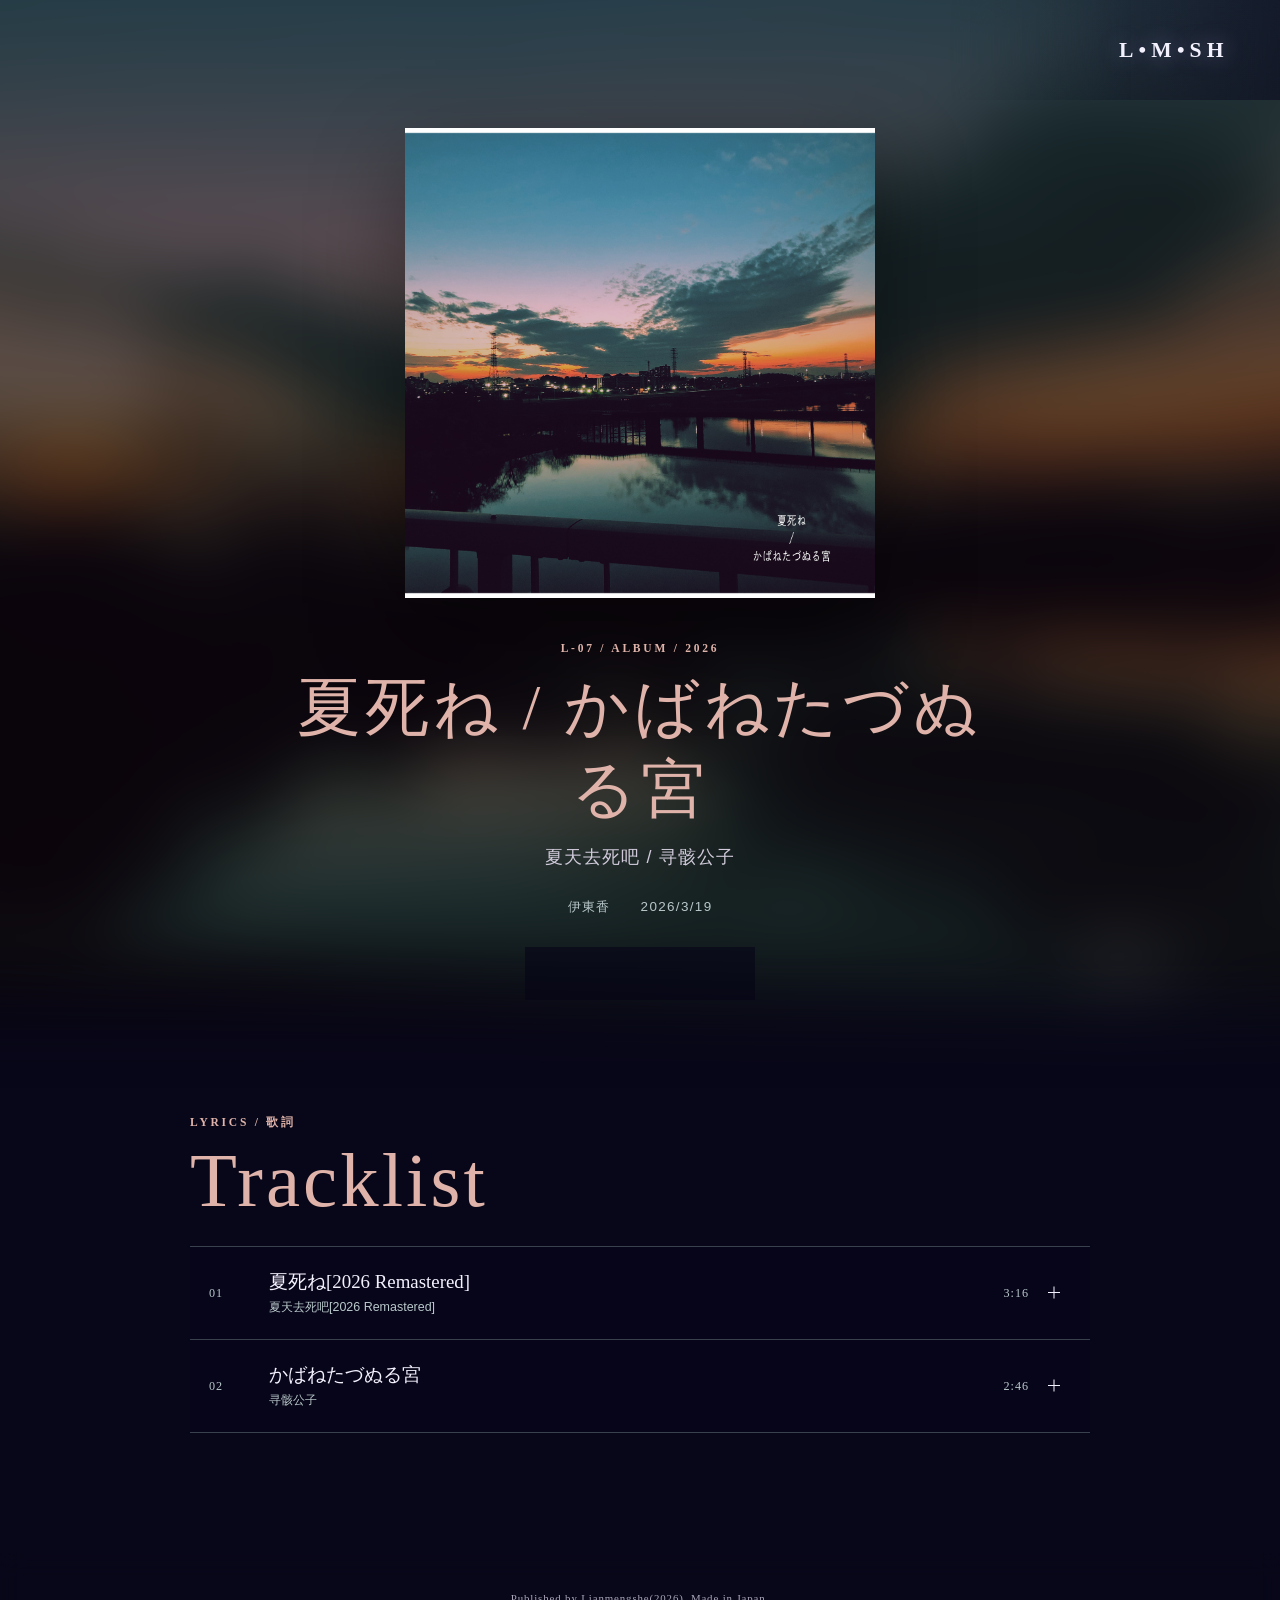
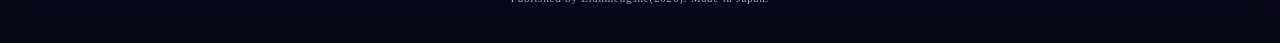
<file: albums/natsushine-kabane-tazunuru-miya.html>
<!doctype html>
<html lang="ja">
<head>
  <meta charset="utf-8">
  <meta name="viewport" content="width=device-width, initial-scale=1">
  <meta name="description" content="伊東香『夏死ね / かばねたづぬる宮』作品情報・日本語歌詞・中国語訳">
  <title>夏死ね / かばねたづぬる宮 — 伊東香 | Lianmengshe</title>
  <link rel="stylesheet" href="../assets/css/style.css">
  <script src="../assets/js/main.js" defer></script>
</head>
<body class="album-page theme-natsushine" data-bg="../assets/images/natsusine_kabanetadunurumiya.png">
  <div class="background" aria-hidden="true"></div>
  <header class="site-header"><div class="header-blur" aria-hidden="true"></div><a class="logo" href="../index.html" aria-label="Lianmengshe ホーム">L•M•SH</a></header>
  <main id="content" class="page">
    <section class="album-hero reveal">
      <div class="hero-artwork artwork-wrap"><img src="../assets/images/natsusine_kabanetadunurumiya.png" alt="アルバム『夏死ね / かばねたづぬる宮』アートワーク"></div>
      <p class="eyebrow">L-07 / Album / 2026</p>
      <h1>夏死ね / かばねたづぬる宮</h1>
      <p class="translated-title" lang="zh-CN">夏天去死吧 / 寻骸公子</p>
      <p class="album-meta"><span>伊東香</span><span>2026/3/19</span></p>
      <a class="link-button" href="https://linkco.re/xhEzbRHN?lang=ja" target="_blank" rel="noopener noreferrer">配信サイトで聴く <span aria-hidden="true">↗</span></a>
    </section>

    <section class="track-section" aria-labelledby="track-title">
      <div class="section-heading reveal"><p class="eyebrow">Lyrics / 歌詞</p><h2 id="track-title">Tracklist</h2></div>
      <div class="track-list">
        <article class="track reveal">
          <button class="track-toggle" type="button" aria-expanded="false"><span class="track-no">01</span><span class="track-name"><strong>夏死ね[2026 Remastered]</strong><small lang="zh-CN">夏天去死吧[2026 Remastered]</small></span><span class="track-time">3:16</span><span class="track-icon" aria-hidden="true"></span></button>
          <div class="lyrics" hidden><div class="lyrics-inner"><p class="created">2019/5/19</p><div class="lyric-ja">
            <p>光化学スモッグ深呼吸して立ち止まった<br>何もない僕には夏を暮らせはしない<br>八月が頭を照らして僕から奪ったモラトリアム<br>日焼けで褪せたこの色で</p>
            <p>怪獣・大地震・ミサイル・天災で消えろ潰されろ<br>僕とこの街と明日と何もかも滅ぼしてみせるから</p>
            <p>今すぐ夏死ね短い秋の様に<br>疲れ切ったグズでみじめな子供の僕が今<br>夏刺す冷たい春の夜で<br>気まぐれな僕が何かしでかす前に</p>
            <p>クモだけは殺すなと言った<br>日が差し込んだ</p>
            <p>朝霞市ふらつき砂埃吐き出す時気がついた<br>僕は弱り老いふらり生きすぎていたんだと</p>
            <p>夏撃つ短い人生と<br>疲れ切ったグズでみじめな子供の僕が今<br>夏死ね綺麗な日のままで<br>気まぐれな僕が何かしでかす前に</p>
            <p>遠い街角から不安の音がする<br>夏風邪で寝込んだ冷たい僕の部屋<br>遠い街角から不安の音がする<br>夏風邪で寝込んだ冷たい僕の部屋</p>
          </div><div class="lyric-zh" lang="zh-CN">
            <p>在光化学烟雾中 深呼吸着停下脚步<br>一无所有的我 无法度过夏天<br>八月的烈日照在头顶<br>以这因日照而褪去的颜色<br>夺走了我的Moratorium</p>
            <p>怪兽、大地震、导弹、天灾<br>让一切都消失吧 瓦解吧<br>把我、街道、明天与其余全部都毁灭吧</p>
            <p>现在立刻 让夏天去死吧 就像短暂的秋天那样<br>有如疲惫不堪的废物、狼狈的孩童的我 如今<br>刺杀夏天吧　要在寒冷的春夜中<br>在心血来潮的我做出什么之前</p>
            <p>曾经说过“不要杀掉蜘蛛”<br>阳光倾泻而下</p>
            <p>在朝霞市踉跄地行走着<br>吐出沙尘时 突然察觉到<br>我已经虚弱衰老、漫无目的地活了太久</p>
            <p>射杀夏天吧 连同短暂的人生一起<br>有如疲惫不堪的废物、狼狈的孩童的我 如今<br>要让夏天去死 保留美好往日的模样<br>在心血来潮的我做出什么之前</p>
            <p>遥远的街角 传来令人不安的声响<br>在冰冷的我的房间里<br>因夏季感冒而卧床不起<br>遥远的街角 传来令人不安的声响<br>在冰冷的我的房间里<br>因夏季感冒而卧床不起</p>
          </div></div></div>
        </article>

        <article class="track reveal">
          <button class="track-toggle" type="button" aria-expanded="false"><span class="track-no">02</span><span class="track-name"><strong>かばねたづぬる宮</strong><small lang="zh-CN">寻骸公子</small></span><span class="track-time">2:46</span><span class="track-icon" aria-hidden="true"></span></button>
          <div class="lyrics" hidden><div class="lyrics-inner"><p class="created">2025/8/11</p><div class="lyric-ja">
            <p>何を夢見てたの<br>教えて<br>僕にだけの秘密<br>君の純真さを<br>間近で眺めてたい</p>
            <p>暗い廃校舎の中で<br>僕たち出会ったよね<br>けど覚めたくない<br>夢から覚める夢を見て<br>教室の隅でうつむいている<br>居ないふりしてる<br>明日も過去もない<br>僕だけが何もできずに<br>誰と夢見てたの<br>ひたすら痛々しいままで<br>行方不明の君<br>必ず会いに行くよ<br>堕地獄の分水嶺<br>君と方違えたとしても<br>三界六道輪廻をまたぎ越し<br>会えるね<br>会えるね</p>
            <p>下駄箱に置いてきた阿耨多羅三藐三菩提<br>通学路に咲くくちなしの花も念仏する<br>未来永劫続く輪廻だけがサ終もされずに<br>僕を夢見てたの<br>ひたすら息苦しいままで<br>野ざらしのしかばね<br>必ず見つけ出すよ<br>全部夢だったの<br>教えて<br>僕にだけの秘密<br>君の純真さの最後を見届けたい<br>堕地獄の分水嶺<br>君と方違えたとしても<br>補陀落渡海の苦海またぎ越し<br>会えるね<br>会えるね</p>
          </div><div class="lyric-zh" lang="zh-CN">
            <p>你当时在梦什么<br>告诉我吧<br>只对我一个人的秘密<br>想近距离地看着<br>你那份纯真</p>
            <p>在昏暗的废弃校园里<br>我们遇见过对吧<br>可我不想醒来<br>做着从梦中醒来的梦<br>在教室的角落低着头<br>假装自己不存在<br>没有明天也没有过去<br>只有我什么都做不了<br>你当时和谁在做梦<br>一直带着那种让人心疼的样子<br>失踪的你<br>我一定会去见你<br>就算在堕地狱的分水岭<br>和你走错了方向<br>跨过三界六道的轮回<br>也能再见到你<br>一定能见到你</p>
            <p>鞋柜里留下的阿耨多罗三藐三菩提<br>上学路边开的栀子花也在念佛<br>唯有那永劫不休的轮回<br>连个结局都没有<br>原来你曾梦见过我<br>一直在窒息般痛苦着<br>曝尸荒野<br>我一定会找到你<br>原来这一切都是梦<br>告诉我吧<br>只属于我的秘密<br>我想见证你纯真的最后一刻<br>就算在堕地狱的分水岭<br>和你走错了方向<br>跨过补陀落渡海的苦海<br>也能再见到你<br>一定能见到你</p>
          </div></div></div>
        </article>
      </div>
    </section>
  </main>
  <footer class="site-footer"><div class="footer-blur" aria-hidden="true"></div><p>Published by Lianmengshe(2026). Made in Japan.</p></footer>
</body>
</html>
</file>
<file: assets/css/style.css>
:root{--ink:#f4f1ff;--muted:#b9b5cc;--line:rgba(238,232,255,.22);--panel:rgba(8,7,27,.72);--accent:#c7b8ff;--glow-rgb:126,105,215;--open-bg:rgba(25,20,57,.75);--max:1080px;--ease:cubic-bezier(.2,.75,.25,1)}
.theme-jigoku{--accent:#d2c7e5;--muted:#bdb4ce;--line:rgba(210,199,229,.27);--panel:rgba(5,6,28,.76);--glow-rgb:155,136,195;--open-bg:rgba(17,15,57,.78)}
.theme-natsushine{--accent:#dfb3a9;--muted:#b9c8cb;--line:rgba(197,221,220,.27);--panel:rgba(6,22,27,.76);--glow-rgb:216,149,132;--open-bg:rgba(18,48,55,.78)}
.theme-juvenile{--accent:#c8d8ee;--muted:#c6bbb0;--line:rgba(200,216,238,.29);--panel:rgba(18,19,24,.78);--glow-rgb:171,194,225;--open-bg:rgba(48,45,48,.82)}

*{box-sizing:border-box}
html{background:#080719;color-scheme:dark;scroll-behavior:smooth}
body{min-height:100vh;margin:0;min-width:0;overflow-x:hidden;color:var(--ink);font-family:"Hiragino Kaku Gothic ProN","Yu Gothic",Meiryo,sans-serif;line-height:1.8;background:transparent;isolation:isolate}
a{color:inherit}
button{font:inherit}
.background{position:fixed;inset:-64px;z-index:0;pointer-events:none;background-color:#171621;background-position:center;background-size:cover;transform:scale(1.08);filter:blur(32px);will-change:transform}
.background::after{content:"";position:absolute;inset:0;background:rgba(0,0,0,.56)}
.site-header{position:fixed;top:0;right:0;z-index:20;height:100px;width:min(330px,65vw);display:flex;align-items:center;justify-content:flex-end;padding-right:clamp(20px,4vw,58px)}
.header-blur{position:absolute;inset:0;background:linear-gradient(270deg,rgba(11,9,32,.58),rgba(11,9,32,0));backdrop-filter:blur(15px);-webkit-backdrop-filter:blur(15px);mask-image:linear-gradient(270deg,#000 45%,transparent);-webkit-mask-image:linear-gradient(270deg,#000 45%,transparent);pointer-events:none}
.logo{position:relative;text-decoration:none;font-family:Georgia,"Times New Roman",serif;font-size:clamp(1rem,2vw,1.35rem);font-weight:600;letter-spacing:.24em;text-shadow:0 0 22px rgba(199,184,255,.45)}
.page{position:relative;z-index:1;width:min(var(--max),calc(100% - 64px));margin:0 auto;padding:128px 0 120px;opacity:0;animation:pageIn .4s ease forwards}
.page-home{min-height:calc(100vh - 70px);display:flex;flex-direction:column;justify-content:center}
.eyebrow{margin:0 0 10px;color:var(--accent);font:600 .72rem/1.5 Georgia,serif;letter-spacing:.24em;text-transform:uppercase}
.works h1,.section-heading h2{margin:0 0 36px;font:400 clamp(2.2rem,6vw,4.8rem)/1.05 Georgia,"Yu Mincho",serif;letter-spacing:.04em}
.album-grid{display:grid;grid-template-columns:repeat(auto-fill,minmax(min(100%,290px),1fr));gap:28px}
.album-card{display:block;max-width:430px;padding:14px;text-decoration:none;border:1px solid var(--line);background:rgba(6,5,24,.55);backdrop-filter:blur(12px);transition:transform .28s var(--ease),border-color .28s,box-shadow .28s}
.album-card:hover,.album-card:focus-visible,.link-button:hover,.link-button:focus-visible,.track-toggle:hover,.track-toggle:focus-visible{transform:scale(1.02);border-color:var(--accent);box-shadow:0 0 28px rgba(var(--glow-rgb),.24)}
.artwork-wrap{display:block;aspect-ratio:1;background:#686868;overflow:hidden}
.artwork-wrap img{display:block;width:100%;height:100%;object-fit:cover}
.artwork-wrap.image-missing img{display:none}
.album-card-copy{display:grid;padding:18px 6px 6px}
.album-card-copy strong{font:400 1.35rem/1.5 Georgia,"Yu Mincho",serif}
.album-card-copy span{color:var(--muted);font-size:.87rem}
.album-card-copy small{margin-top:12px;color:var(--muted);font-size:.72rem;letter-spacing:.12em}
.links{margin-top:32px}
.link-button{display:inline-flex;align-items:center;justify-content:space-between;gap:40px;min-width:230px;padding:13px 17px;text-decoration:none;border:1px solid var(--line);background:rgba(6,5,24,.58);font-size:.82rem;letter-spacing:.1em;backdrop-filter:blur(10px);transition:transform .28s var(--ease),border-color .28s,box-shadow .28s}
.album-hero{text-align:center;max-width:700px;margin:0 auto 115px}
.hero-artwork{width:min(470px,72vw);margin:0 auto 42px;box-shadow:0 35px 85px rgba(0,0,0,.42)}
.album-hero h1{margin:0;color:var(--accent);font:400 clamp(2rem,5vw,4rem)/1.28 Georgia,"Yu Mincho",serif;letter-spacing:.06em}
.translated-title{margin:10px 0 22px;color:#d0cada;font-size:clamp(.9rem,2vw,1.12rem);letter-spacing:.06em}
.album-meta{display:flex;justify-content:center;gap:30px;margin:0 0 28px;color:var(--muted);font-size:.84rem;letter-spacing:.1em}
.track-section{max-width:900px;margin:0 auto}
.section-heading{margin-bottom:24px}
.section-heading h2{margin-bottom:0;color:var(--accent)}
.track-list{border-top:1px solid var(--line)}
.track{border-bottom:1px solid var(--line)}
.track-toggle,.track-static{width:100%;min-height:92px;display:grid;grid-template-columns:42px 1fr auto 24px;align-items:center;gap:18px;padding:16px 18px;color:var(--ink);text-align:left;border:1px solid transparent;background:rgba(7,6,25,.44)}
.track-toggle{cursor:pointer;transition:transform .28s var(--ease),border-color .28s,box-shadow .28s,background .28s}
.track-toggle[aria-expanded=true]{background:var(--open-bg);border-color:var(--accent)}
.track-no,.track-time{color:var(--muted);font:400 .76rem/1.2 Georgia,serif;letter-spacing:.08em}
.track-name{display:grid}
.track-name strong{font:400 clamp(1rem,2vw,1.18rem)/1.5 Georgia,"Yu Mincho",serif}
.track-name small{color:var(--muted);font-size:.78rem}
.track-name em{margin-left:10px;padding:2px 7px;border:1px solid var(--line);font-size:.58rem;font-style:normal;letter-spacing:.08em}
.track-icon{position:relative;width:14px;height:14px}
.track-toggle .track-icon::before,.track-toggle .track-icon::after{content:"";position:absolute;top:6px;left:1px;width:12px;height:1px;background:currentColor;transition:transform .28s}
.track-toggle .track-icon::after{transform:rotate(90deg)}
.track-toggle[aria-expanded=true] .track-icon::after{transform:rotate(0)}
.track-disabled{color:var(--muted)}
.track-static{cursor:default}
.lyrics{overflow:hidden;background:var(--panel)}
.lyrics-inner{padding:38px clamp(24px,8vw,82px) 64px}
.created{margin:0 0 28px;color:#817d91;font-size:.7rem;letter-spacing:.08em}
.lyric-ja,.lyric-zh{max-width:650px}
.lyric-ja{font-size:1rem;line-height:2}
.lyric-zh{margin-top:48px;padding-top:40px;border-top:1px solid var(--line);color:#d0ccda;font-size:.91rem;line-height:2}
.lyric-ja p,.lyric-zh p{margin:0 0 2em}
.site-footer{position:relative;z-index:1;min-height:90px;display:flex;align-items:center;justify-content:center;padding:30px 20px;overflow:hidden}
.footer-blur{position:absolute;inset:0;background:linear-gradient(0deg,rgba(9,7,29,.82),rgba(9,7,29,0));backdrop-filter:blur(12px);-webkit-backdrop-filter:blur(12px);mask-image:linear-gradient(0deg,#000,transparent);-webkit-mask-image:linear-gradient(0deg,#000,transparent);pointer-events:none}
.site-footer p{position:relative;margin:0;color:#aaa5b9;text-align:center;font:400 .68rem/1.5 Georgia,serif;letter-spacing:.08em}
.reveal{opacity:0;transform:translateY(12px);transition:opacity .5s ease,transform .5s var(--ease)}
.reveal.is-visible{opacity:1;transform:none}
.is-leaving .page{animation:pageOut .3s ease forwards}
@keyframes pageIn{to{opacity:1}
}
@keyframes pageOut{to{opacity:0}
}

@media(max-width:768px){.site-header{height:78px;padding-right:20px}
.page{width:calc(100% - 36px);padding:100px 0 88px}
.page-home{min-height:calc(100svh - 70px)}
.works h1,.section-heading h2{margin-bottom:25px}
.album-grid{grid-template-columns:1fr}
.album-card{max-width:none;padding:10px}
.album-card-copy{padding:14px 4px 4px}
.links{margin-top:22px}
.link-button{width:100%}
.album-hero{margin-bottom:80px}
.hero-artwork{width:min(82vw,420px);margin-bottom:30px}
.album-meta{gap:18px}
.track-toggle,.track-static{grid-template-columns:28px 1fr auto 18px;gap:9px;min-height:82px;padding:12px 8px}
.track-name strong{font-size:.98rem}
.track-name small{font-size:.72rem}
.lyrics-inner{padding:30px 18px 48px}
.lyric-ja{font-size:.98rem;line-height:2.05}
.lyric-zh{font-size:.88rem;line-height:2.05;margin-top:38px;padding-top:32px}
}

@media(prefers-reduced-motion:reduce){html{scroll-behavior:auto}
.page{animation:none;opacity:1}
.reveal{opacity:1;transform:none;transition:none}
.album-card,.link-button,.track-toggle,.track-icon::after{transition:none}
.is-leaving .page{animation:none}
}
</file>
